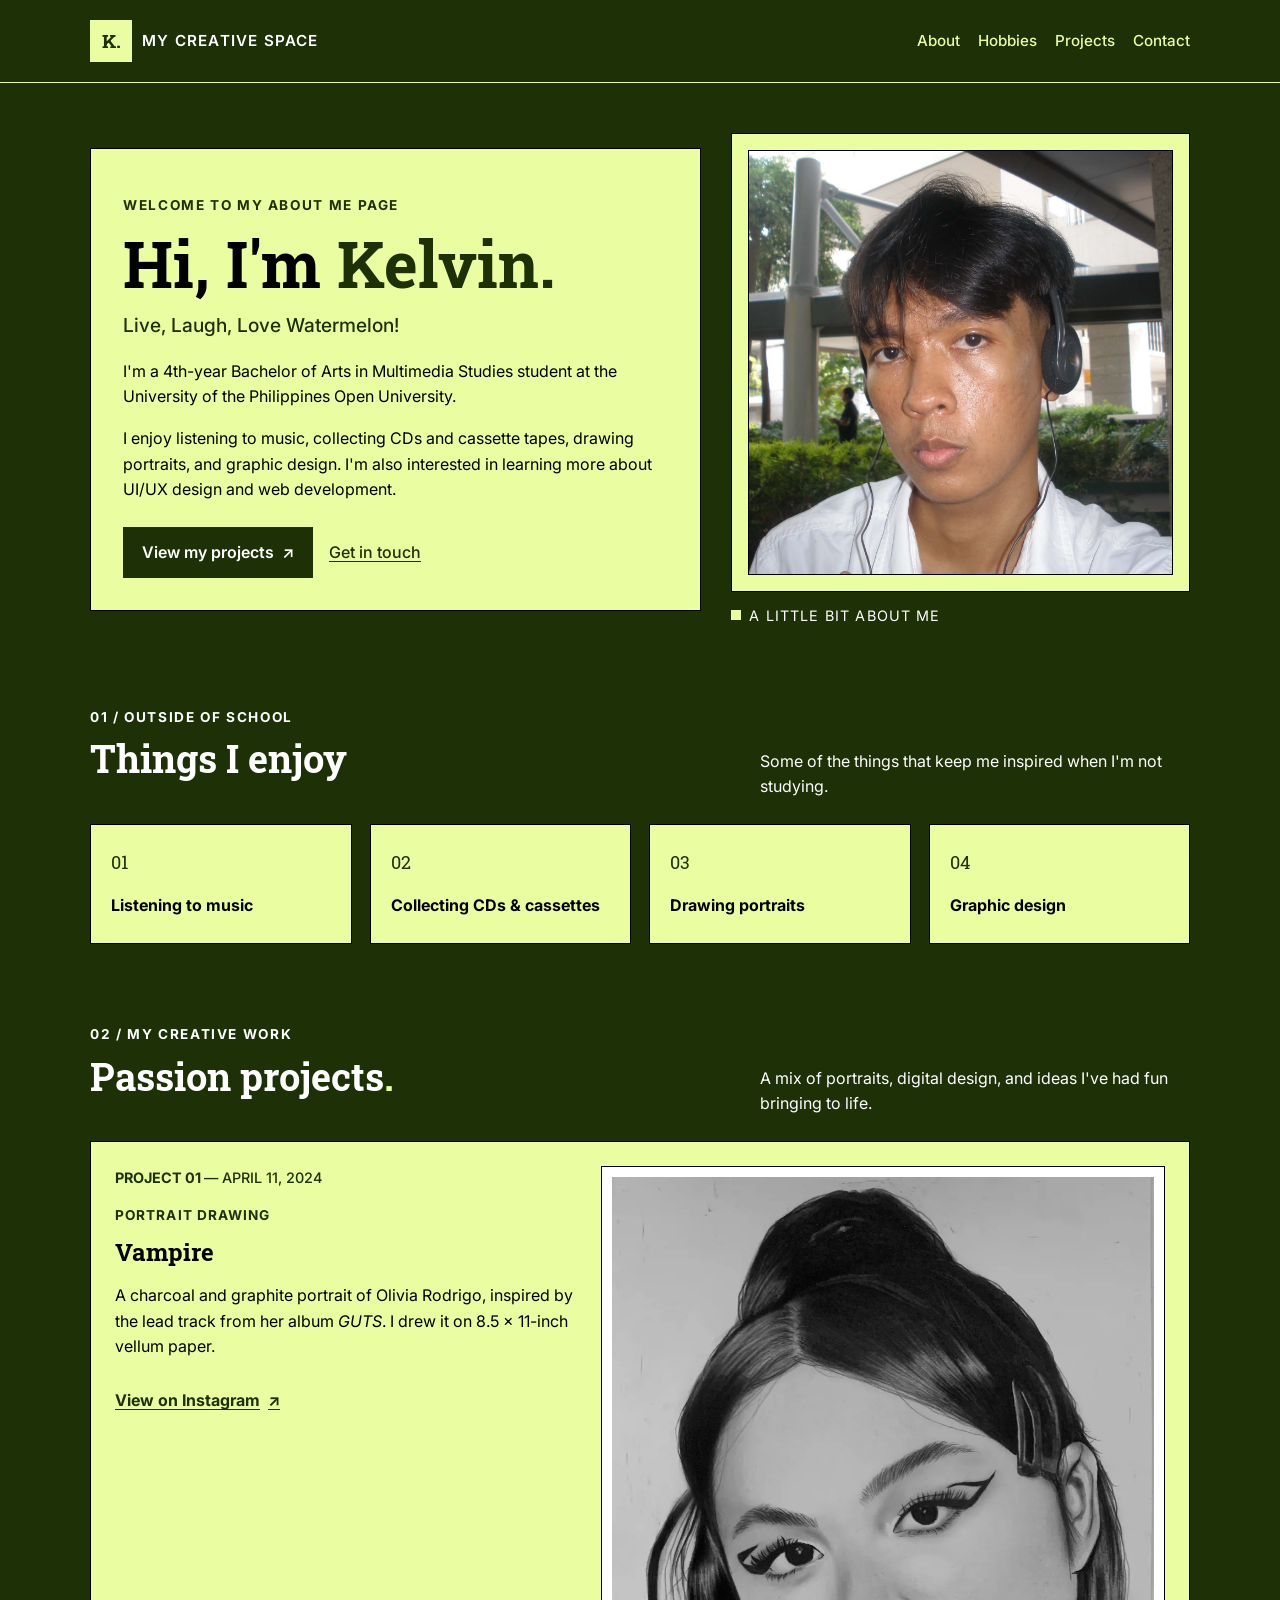
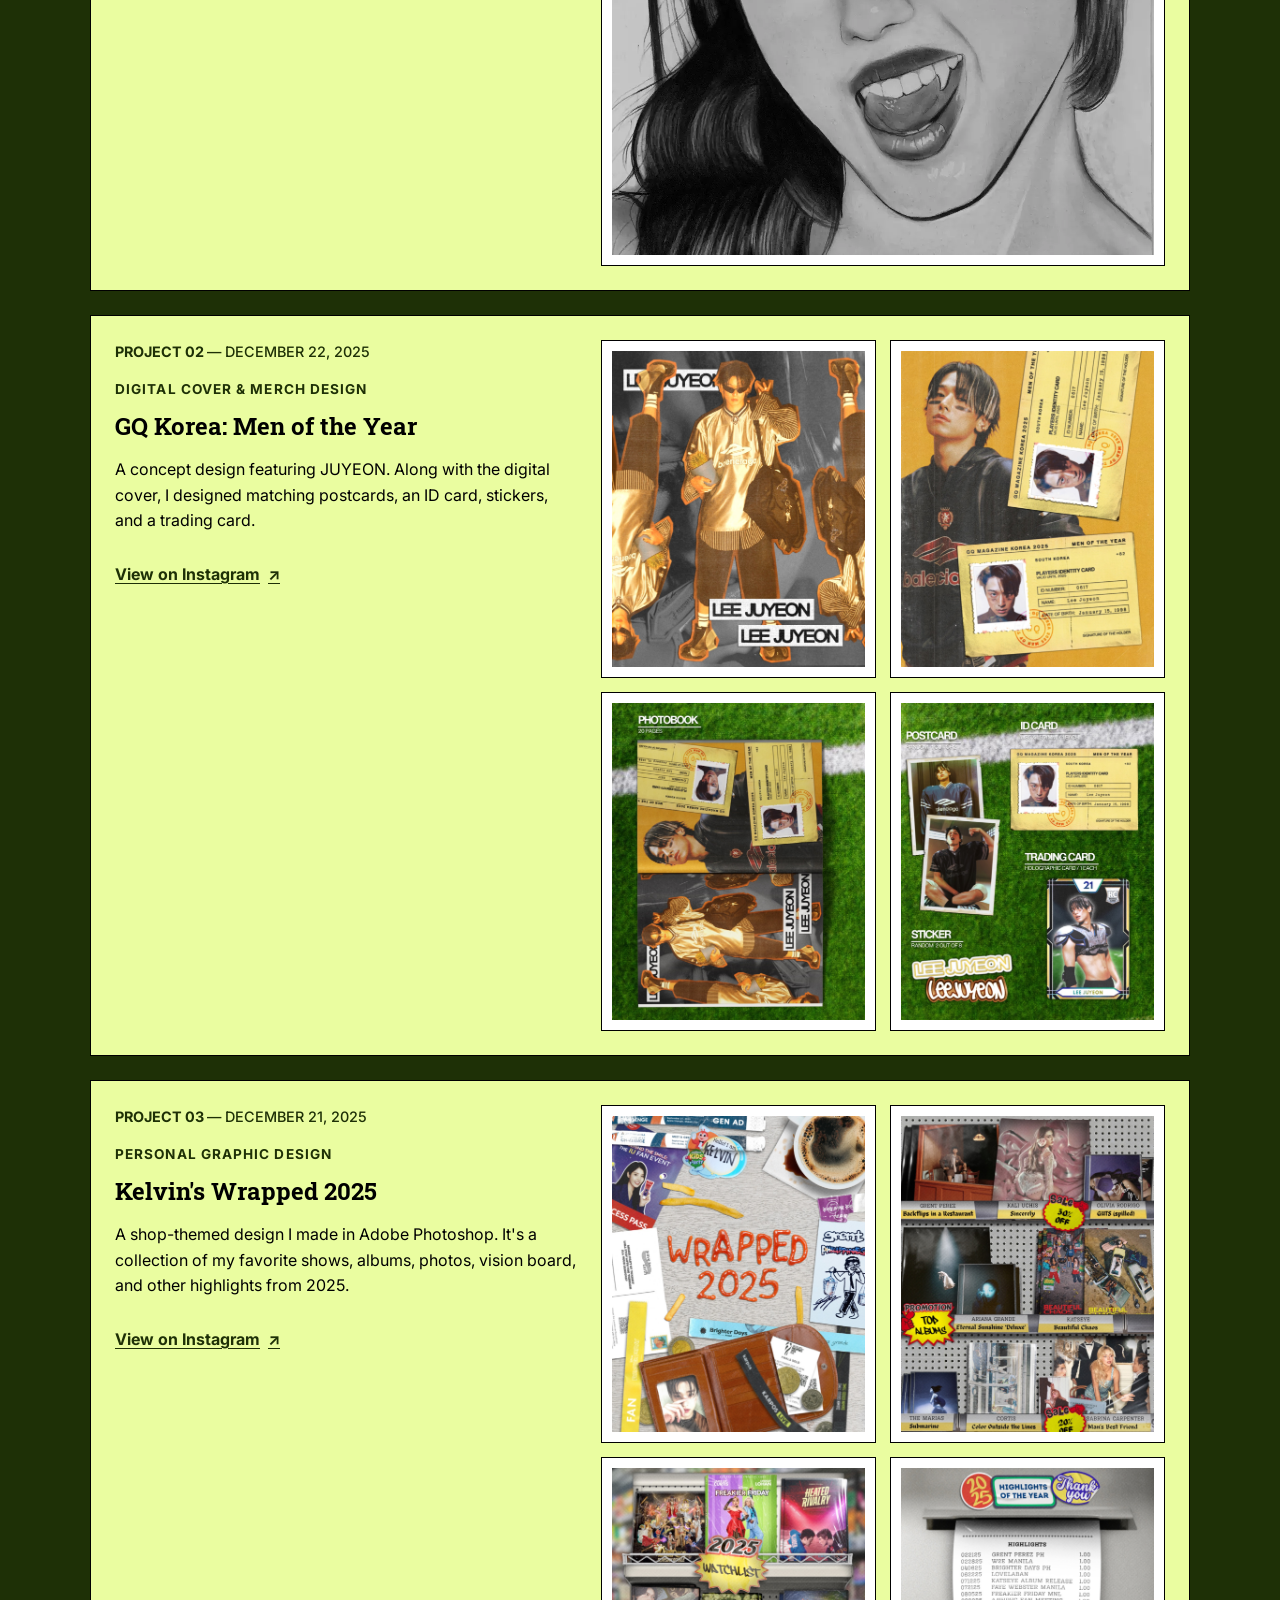
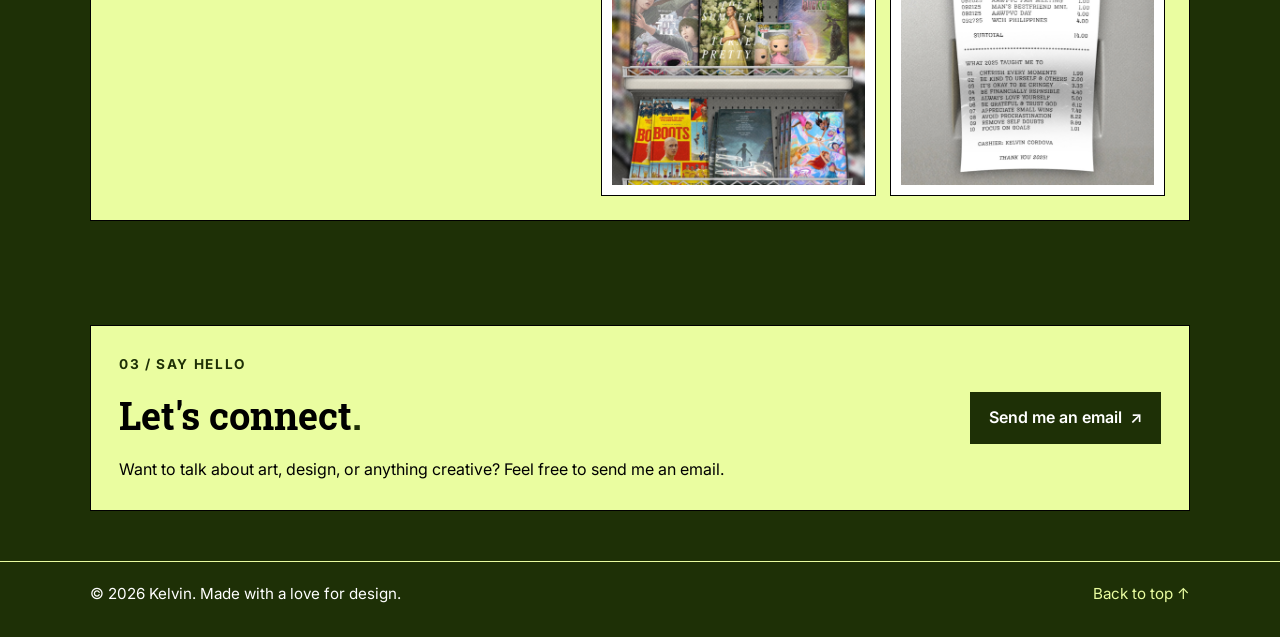
<file: index.html>
<!doctype html>
<html lang="en">
<head>
    <meta charset="UTF-8">
    <meta name="viewport" content="width=device-width, initial-scale=1.0">
    <meta name="description" content="Get to know Kelvin and explore his portrait drawings and graphic design projects.">
    <meta name="theme-color" content="#1E3006">
    <title>Kelvin | About Me</title>
    <link rel="preconnect" href="https://fonts.googleapis.com">
    <link rel="preconnect" href="https://fonts.gstatic.com" crossorigin>
    <link href="https://fonts.googleapis.com/css2?family=Inter:wght@400;500;600;700&family=Roboto+Slab:wght@400;500;600;700&display=swap" rel="stylesheet">
    <link rel="stylesheet" href="css/style.css">
</head>
<body>
    <a class="skip-link" href="#main">Skip to content</a>

    <header class="site-header">
        <div class="container header-inner">
            <a class="brand" href="#top" aria-label="Kelvin's portfolio, back to top">
                <span class="brand-mark">K.</span>
                <span class="brand-name">my creative space</span>
            </a>
            <nav class="site-nav" aria-label="Main navigation">
                <a href="#about">About</a>
                <a href="#hobbies">Hobbies</a>
                <a href="#projects">Projects</a>
                <a href="#contact">Contact</a>
            </nav>
        </div>
    </header>

    <main id="main">
        <section class="hero container" id="top" aria-labelledby="intro-heading">
            <div class="hero-copy" id="about">
                <p class="eyebrow">WELCOME TO MY ABOUT ME PAGE</p>
                <h1 id="intro-heading">Hi, I'm <span>Kelvin.</span></h1>
                <p class="tagline">Live, Laugh, Love Watermelon!</p>
                <p class="intro">I'm a 4th-year Bachelor of Arts in Multimedia Studies student at the University of the Philippines Open University.</p>
                <p class="intro">I enjoy listening to music, collecting CDs and cassette tapes, drawing portraits, and graphic design. I'm also interested in learning more about UI/UX design and web development.</p>
                <div class="hero-links">
                    <a class="button button-primary" href="#projects">View my projects <span aria-hidden="true">↗</span></a>
                    <a class="underlined-link" href="#contact">Get in touch</a>
                </div>
            </div>
            <div class="portrait-column">
                <div class="portrait-frame">
                    <img src="images/profileimage.jpg" alt="My Profile Photo">
                </div>
                <p class="photo-label"><span class="label-dot" aria-hidden="true"></span> A LITTLE BIT ABOUT ME</p>
            </div>
        </section>

        <section class="hobbies-section" id="hobbies" aria-labelledby="hobbies-heading">
            <div class="container">
                <div class="section-heading section-heading-dark">
                    <div>
                        <p class="eyebrow">01 / OUTSIDE OF SCHOOL</p>
                        <h2 id="hobbies-heading">Things I enjoy</h2>
                    </div>
                    <p>Some of the things that keep me inspired when I'm not studying.</p>
                </div>
                <ul class="hobby-grid">
                    <li><span>01</span><strong>Listening to music</strong></li>
                    <li><span>02</span><strong>Collecting CDs &amp; cassettes</strong></li>
                    <li><span>03</span><strong>Drawing portraits</strong></li>
                    <li><span>04</span><strong>Graphic design</strong></li>
                </ul>
            </div>
        </section>

        <section class="projects-section" id="projects" aria-labelledby="projects-heading">
            <div class="container">
                <div class="section-heading">
                    <div>
                        <p class="eyebrow">02 / MY CREATIVE WORK</p>
                        <h2 id="projects-heading">Passion projects<span class="dot">.</span></h2>
                    </div>
                    <p>A mix of portraits, digital design, and ideas I've had fun bringing to life.</p>
                </div>

                <article class="project-card" aria-labelledby="project-one-heading">
                    <div class="project-details">
                        <p class="project-number">PROJECT 01 <span>— APRIL 11, 2024</span></p>
                        <div>
                            <p class="project-category">PORTRAIT DRAWING</p>
                            <h3 id="project-one-heading">Vampire</h3>
                            <p>A charcoal and graphite portrait of Olivia Rodrigo, inspired by the lead track from her album <em>GUTS</em>. I drew it on 8.5 × 11-inch vellum paper.</p>
                        </div>
                        <a class="project-link" href="https://www.instagram.com/artzy_klvn/p/C5npI--yDbk/" target="_blank" rel="noopener noreferrer">View on Instagram <span aria-hidden="true">↗</span></a>
                    </div>
                    <div class="project-gallery gallery-single">
                        <a class="gallery-item" href="images/oliviarodrigo.jpg" target="_blank" aria-label="Open full-size Vampire portrait">
                            <img src="images/oliviarodrigo.jpg" alt="Black and white graphite portrait drawing" loading="lazy" width="1080" height="1350">
                        </a>
                    </div>
                </article>

                <article class="project-card" aria-labelledby="project-two-heading">
                    <div class="project-details">
                        <p class="project-number">PROJECT 02 <span>— DECEMBER 22, 2025</span></p>
                        <div>
                            <p class="project-category">DIGITAL COVER &amp; MERCH DESIGN</p>
                            <h3 id="project-two-heading">GQ Korea: Men of the Year</h3>
                            <p>A concept design featuring JUYEON. Along with the digital cover, I designed matching postcards, an ID card, stickers, and a trading card.</p>
                        </div>
                        <a class="project-link" href="https://www.instagram.com/star_maplee/p/DSj2jfZibsc/" target="_blank" rel="noopener noreferrer">View on Instagram <span aria-hidden="true">↗</span></a>
                    </div>
                    <div class="project-gallery gallery-four" role="group" aria-label="GQ Korea project images">
                        <a class="gallery-item" href="images/juyeon1.jpg" target="_blank" aria-label="Open GQ Korea project image 1"><img src="images/juyeon1.jpg" alt="Graphic design featuring JUYEON with bold duplicated cutouts" loading="lazy" width="1080" height="1350"></a>
                        <a class="gallery-item" href="images/juyeon2.jpg" target="_blank" aria-label="Open GQ Korea project image 2"><img src="images/juyeon2.jpg" alt="GQ Korea concept with yellow identity cards and portraits" loading="lazy" width="1080" height="1350"></a>
                        <a class="gallery-item" href="images/juyeon3.jpg" target="_blank" aria-label="Open GQ Korea project image 3"><img src="images/juyeon3.jpg" alt="Open photobook and printed designs on a textured green background" loading="lazy" width="1080" height="1350"></a>
                        <a class="gallery-item" href="images/juyeon4.jpg" target="_blank" aria-label="Open GQ Korea project image 4"><img src="images/juyeon4.jpg" alt="Postcards, sticker concepts, ID card and trading card" loading="lazy" width="1080" height="1350"></a>
                    </div>
                </article>

                <article class="project-card" aria-labelledby="project-three-heading">
                    <div class="project-details">
                        <p class="project-number">PROJECT 03 <span>— DECEMBER 21, 2025</span></p>
                        <div>
                            <p class="project-category">PERSONAL GRAPHIC DESIGN</p>
                            <h3 id="project-three-heading">Kelvin's Wrapped 2025</h3>
                            <p>A shop-themed design I made in Adobe Photoshop. It's a collection of my favorite shows, albums, photos, vision board, and other highlights from 2025.</p>
                        </div>
                        <a class="project-link" href="https://www.instagram.com/p/DShjR4jifKJ/" target="_blank" rel="noopener noreferrer">View on Instagram <span aria-hidden="true">↗</span></a>
                    </div>
                    <div class="project-gallery gallery-four" role="group" aria-label="Kelvin's Wrapped 2025 images">
                        <a class="gallery-item" href="images/wrapped1.jpg" target="_blank" aria-label="Open Wrapped 2025 image 1"><img src="images/wrapped1.jpg" alt="Wrapped 2025 title designed with fries, stickers and a wallet" loading="lazy" width="1080" height="1350"></a>
                        <a class="gallery-item" href="images/wrapped2.jpg" target="_blank" aria-label="Open Wrapped 2025 image 2"><img src="images/wrapped2.jpg" alt="Top albums displayed on a shop shelf" loading="lazy" width="1080" height="1350"></a>
                        <a class="gallery-item" href="images/wrapped3.jpg" target="_blank" aria-label="Open Wrapped 2025 image 3"><img src="images/wrapped3.jpg" alt="Favorite shows and films in a shop-style watchlist" loading="lazy" width="1080" height="1350"></a>
                        <a class="gallery-item" href="images/wrapped4.jpg" target="_blank" aria-label="Open Wrapped 2025 image 4"><img src="images/wrapped4.jpg" alt="2025 highlights shown on a long receipt" loading="lazy" width="1080" height="1350"></a>
                    </div>
                </article>
            </div>
        </section>

        <section class="contact-section" id="contact" aria-labelledby="contact-heading">
            <div class="container contact-card">
                <div>
                    <p class="eyebrow">03 / SAY HELLO</p>
                    <h2 id="contact-heading">Let's connect<span class="dot">.</span></h2>
                    <p>Want to talk about art, design, or anything creative? Feel free to send me an email.</p>
                </div>
                <a class="button button-dark" href="mailto:cordovakelvin36@gmail.com">Send me an email <span aria-hidden="true">↗</span></a>
            </div>
        </section>
    </main>

  
    <footer class="site-footer">
        <div class="container footer-inner">
            <span>© 2026 Kelvin. Made with a love for design.</span>
            <a href="#top">Back to top ↑</a>
        </div>
    </footer>
</body>
</html>
</file>
<file: css/style.css>
* {
    box-sizing: border-box;
}

html {
    scroll-behavior: smooth;
    scroll-padding-top: 110px;
}

body {
    background-color: #1E3006;
    font-family: 'Inter', Arial, sans-serif;
    color: #000000;
    margin: 0;
    line-height: 1.6;
}

img {
    max-width: 100%;
    display: block;
}

a {
    text-decoration: none;
}

ul {
    list-style: none;
    padding: 0;
    margin: 0;
}

.skip-link {
    position: absolute;
    left: -9999px;
    top: auto;
}

.skip-link:focus {
    left: 20px;
    top: 20px;
    background-color: #EAFDA0;
    color: #000000;
    padding: 10px 14px;
    z-index: 1000;
}

.container {
    width: min(1100px, calc(100% - 40px));
    margin: 0 auto;
}

.site-header {
    background-color: #1E3006;
    padding: 20px 0;
    border-bottom: 1px solid #EAFDA0;
    position: sticky;
    top: 0;
    z-index: 100;
}

.header-inner {
    display: flex;
    justify-content: space-between;
    align-items: center;
    gap: 20px;
}

.brand {
    display: flex;
    align-items: center;
    gap: 10px;
    color: #FFFFFF;
}

.brand-mark {
    width: 42px;
    height: 42px;
    background-color: #EAFDA0;
    color: #1E3006;
    display: inline-flex;
    align-items: center;
    justify-content: center;
    font-family: 'Roboto Slab', Georgia, serif;
    font-size: 1.2rem;
    font-weight: 700;
}

.brand-name {
    font-family: 'Inter', Arial, sans-serif;
    font-size: 0.95rem;
    font-weight: 600;
    text-transform: uppercase;
    letter-spacing: 0.08em;
}

.site-nav {
    display: flex;
    gap: 18px;
    flex-wrap: wrap;
}

.site-nav a {
    color: #EAFDA0;
    font-size: 0.95rem;
    font-weight: 500;
}

.site-nav a:hover {
    color: #FFFFFF;
}

.hero {
    display: grid;
    grid-template-columns: 1.2fr 0.9fr;
    gap: 30px;
    align-items: center;
    padding: 50px 0;
}

.hero-copy,
.portrait-frame,
.hobby-grid li,
.project-card,
.contact-card {
    background-color: #EAFDA0;
    border: 1px solid #000000;
    border-radius: 0;
}

.hero-copy {
    padding: 32px;
}

.eyebrow {
    font-size: 0.85rem;
    font-weight: 700;
    letter-spacing: 0.12em;
    text-transform: uppercase;
    margin-bottom: 10px;
    color: #1E3006;
}

h1,
h2,
h3 {
    font-family: 'Roboto Slab', Georgia, serif;
    color: #000000;
    margin-top: 0;
}

h1 {
    font-size: clamp(2.3rem, 5vw, 4.5rem);
    line-height: 1.15;
    margin-bottom: 10px;
}

h1 span {
    color: #1E3006;
}

h2 {
    font-size: clamp(1.8rem, 3vw, 2.7rem);
    margin-bottom: 10px;
}

h3 {
    font-size: 1.5rem;
    margin-bottom: 12px;
}

.tagline {
    font-size: 1.2rem;
    color: #1E3006;
    margin: 0 0 18px;
    font-weight: 500;
}

.intro {
    font-size: 1rem;
    margin-bottom: 14px;
}

.hero-links {
    display: flex;
    gap: 16px;
    align-items: center;
    flex-wrap: wrap;
    margin-top: 24px;
}

.button {
    display: inline-flex;
    align-items: center;
    gap: 8px;
    padding: 12px 18px;
    font-weight: 600;
    transition: background-color 0.2s ease;
}

.button-primary {
    background-color: #1E3006;
    color: #FFFFFF;
    border: 1px solid #1E3006;
}

.button-primary:hover {
    background-color: #000000;
    border-color: #000000;
}

.button-dark {
    background-color: #1E3006;
    color: #FFFFFF;
    border: 1px solid #1E3006;
}

.button-dark:hover {
    background-color: #000000;
    border-color: #000000;
}

.underlined-link {
    color: #1E3006;
    text-decoration: underline;
    text-underline-offset: 3px;
    font-weight: 500;
}

.portrait-column {
    display: flex;
    flex-direction: column;
    gap: 12px;
}

.portrait-frame {
    padding: 16px;
}

.portrait-frame img {
    width: 100%;
    aspect-ratio: 1 / 1;
    object-fit: cover;
    border: 1px solid #000000;
}

.photo-label {
    color: #FFFFFF;
    font-size: 0.9rem;
    letter-spacing: 0.08em;
    text-transform: uppercase;
    display: flex;
    align-items: center;
    gap: 8px;
    margin: 0;
}

.label-dot {
    width: 10px;
    height: 10px;
    background-color: #EAFDA0;
    display: inline-block;
}

.hobbies-section,
.projects-section,
.contact-section {
    padding: 30px 0 50px;
}

.section-heading {
    display: flex;
    justify-content: space-between;
    gap: 24px;
    align-items: flex-end;
    margin-bottom: 24px;
}

.section-heading p {
    max-width: 430px;
    margin: 0;
    color: #FFFFFF;
}

.section-heading h2 {
    color: #FFFFFF;
}

.hobby-grid {
    display: grid;
    grid-template-columns: repeat(4, 1fr);
    gap: 18px;
}

.hobby-grid li {
    padding: 24px 20px;
    min-height: 120px;
    display: flex;
    flex-direction: column;
    justify-content: space-between;
}

.hobby-grid li span {
    font-family: 'Roboto Slab', Georgia, serif;
    font-size: 1.1rem;
    color: #1E3006;
}

.hobby-grid li strong {
    font-size: 1rem;
    color: #000000;
}

.project-card {
    display: grid;
    grid-template-columns: 0.9fr 1.1fr;
    gap: 24px;
    padding: 24px;
    margin-bottom: 24px;
}

.project-number {
    font-size: 0.9rem;
    font-weight: 700;
    color: #1E3006;
    margin-bottom: 16px;
}

.project-number span {
    font-weight: 500;
}

.project-category {
    font-size: 0.85rem;
    font-weight: 700;
    letter-spacing: 0.08em;
    text-transform: uppercase;
    color: #1E3006;
    margin-bottom: 6px;
}

.project-details {
    display: flex;
    flex-direction: column;
    align-items: flex-start;
}

.project-details p {
    margin-top: 0;
}

.project-link {
    display: inline-flex;
    align-items: center;
    gap: 8px;
    margin-top: 12px;
    color: #1E3006;
    font-weight: 700;
    text-decoration: underline;
    text-underline-offset: 3px;
}

.project-gallery {
    display: grid;
    gap: 14px;
}

.gallery-single {
    grid-template-columns: 1fr;
}

.gallery-four {
    grid-template-columns: repeat(2, minmax(0, 1fr));
}

.gallery-item {
    background-color: #FFFFFF;
    border: 1px solid #000000;
    padding: 10px;
    overflow: hidden;
}

.gallery-item img {
    width: 100%;
    height: 100%;
    object-fit: cover;
}

.gallery-single .gallery-item img {
    height: auto;
}

.contact-card {
    padding: 28px;
    display: flex;
    justify-content: space-between;
    align-items: center;
    gap: 20px;
}

.contact-card p {
    margin: 0;
}

.contact-card .eyebrow {
    margin-bottom: 10px;
}

.dot {
    color: #EAFDA0;
}

.contact-card .dot {
    color: #1E3006;
}

.site-footer {
    border-top: 1px solid #EAFDA0;
    padding: 20px 0 30px;
    background-color: #1E3006;
}

.footer-inner {
    display: flex;
    justify-content: space-between;
    gap: 20px;
    flex-wrap: wrap;
    color: #FFFFFF;
    font-size: 0.95rem;
}

.footer-inner a {
    color: #EAFDA0;
}

a:focus-visible {
    outline: 3px solid #FFFFFF;
    outline-offset: 4px;
}

.hero-copy a:focus-visible,
.project-card a:focus-visible,
.contact-card a:focus-visible {
    outline-color: #1E3006;
}

@media (max-width: 900px) {
    .hero,
    .project-card {
        grid-template-columns: 1fr;
    }

    .hobby-grid {
        grid-template-columns: repeat(2, 1fr);
    }

    .section-heading,
    .contact-card,
    .header-inner {
        flex-direction: column;
        align-items: flex-start;
    }
}

@media (max-width: 600px) {
    .container {
        width: calc(100% - 24px);
    }

    .site-header {
        padding: 16px 0;
    }

    .hero {
        padding: 30px 0;
        gap: 20px;
    }

    .hero-copy,
    .project-card,
    .contact-card,
    .portrait-frame,
    .hobby-grid li {
        padding: 18px;
    }

    .gallery-four {
        grid-template-columns: 1fr;
    }

    .hobby-grid {
        grid-template-columns: 1fr;
    }

    .site-nav {
        gap: 12px;
    }

    .brand-name {
        font-size: 0.85rem;
    }

    .photo-label {
        font-size: 0.8rem;
    }

    .project-card {
        gap: 18px;
    }

    .footer-inner {
        flex-direction: column;
        gap: 10px;
    }
}
</file>
